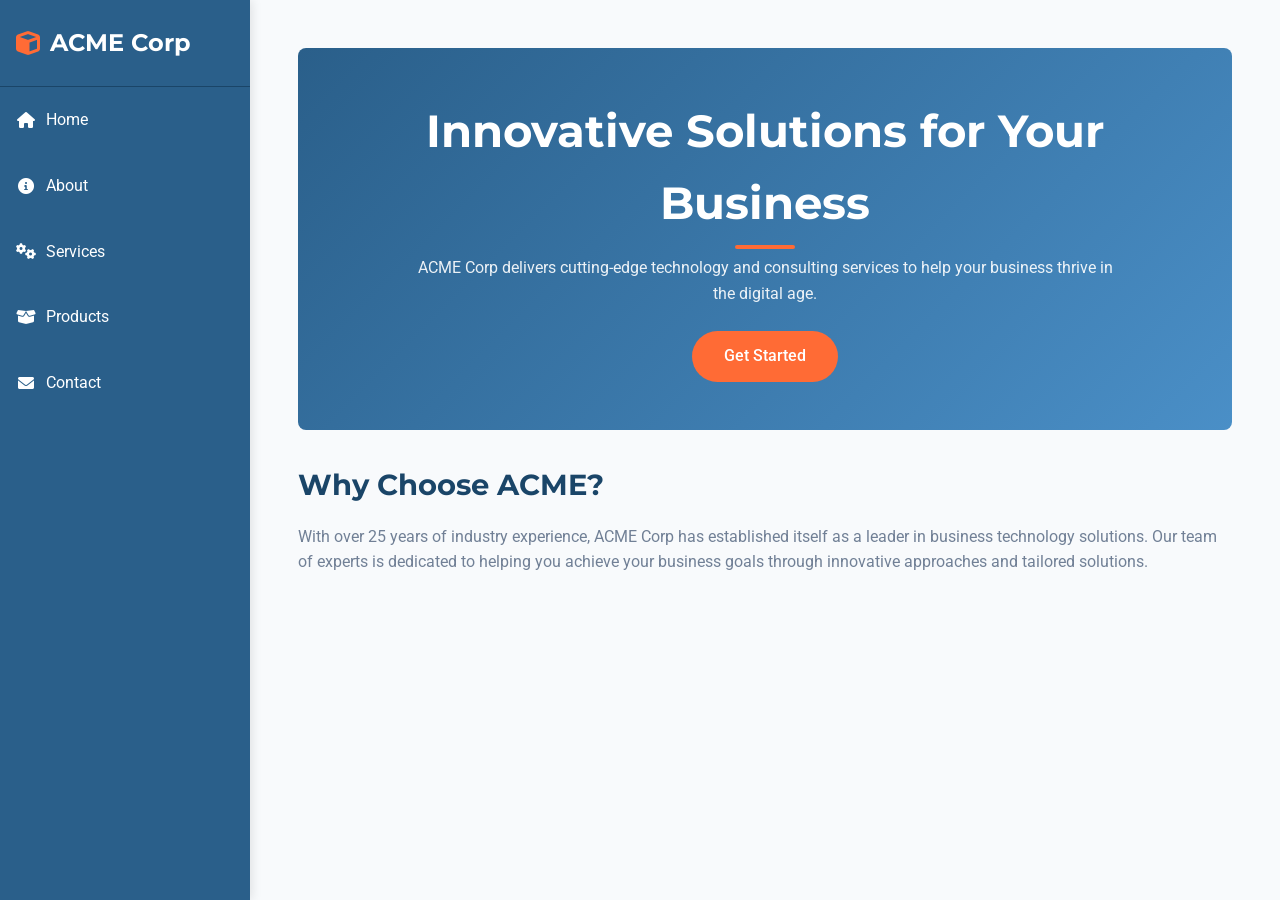
<file: ACME.html>
<!DOCTYPE html>
<html lang="en">
<head>
    <meta charset="UTF-8">
    <meta name="viewport" content="width=device-width, initial-scale=1.0">
    <title>ACME Corp | Innovative Solutions</title>
    <link href="https://fonts.googleapis.com/css2?family=Roboto:wght@300;400;500;700&family=Montserrat:wght@600;700&display=swap" rel="stylesheet">
    <link rel="stylesheet" href="https://cdnjs.cloudflare.com/ajax/libs/font-awesome/6.0.0-beta3/css/all.min.css">
    <style>
        :root {
            --primary: #2a5f8a;
            --primary-dark: #1a4568;
            --primary-light: #4a8fc7;
            --accent: #ff6b35;
            --light: #f8fafc;
            --dark: #2d3748;
            --gray: #718096;
            --light-gray: #e2e8f0;
        }
        
        * { 
            margin: 0; 
            padding: 0; 
            box-sizing: border-box; 
        }
        
        body { 
            font-family: 'Roboto', sans-serif;
            display: flex; 
            flex-direction: column; 
            min-height: 100vh;
            color: var(--dark);
            background-color: var(--light);
            line-height: 1.6;
        }
        
        /* Menu Frame */
        .menu-frame { 
            background: var(--primary);
            color: white; 
            box-shadow: 2px 0 10px rgba(0,0,0,0.1);
            z-index: 10;
        }
        
        .company-logo { 
            font-family: 'Montserrat', sans-serif;
            font-size: 1.5rem; 
            font-weight: 700; 
            padding: 1.5rem 1rem; 
            border-bottom: 1px solid var(--primary-dark);
            display: flex;
            align-items: center;
            gap: 10px;
        }
        
        .company-logo i {
            color: var(--accent);
        }
        
        .menu { 
            display: flex; 
            flex-wrap: wrap;
        }
        
        .menu-item { 
            color: white; 
            text-decoration: none; 
            padding: 1.25rem 1rem; 
            display: flex;
            align-items: center;
            gap: 10px;
            transition: all 0.3s ease;
            position: relative;
            cursor: pointer;
        }
        
        .menu-item:hover { 
            background: var(--primary-dark); 
        }
        
        .menu-item i {
            width: 20px;
            text-align: center;
        }
        
        .menu-item::after {
            content: '';
            position: absolute;
            left: 0;
            bottom: 0;
            width: 0;
            height: 3px;
            background: var(--accent);
            transition: width 0.3s ease;
        }
        
        .menu-item:hover::after {
            width: 100%;
        }
        
        /* Content Frame */
        .content-frame { 
            flex: 1; 
            padding: 2rem;
            background: var(--light);
        }
        
        .content-section { 
            display: none;
            animation: fadeIn 0.5s ease;
        }
        
        #home-content { 
            display: block; 
        }
        
        .radio-input { 
            display: none; 
        }
        
        #home-radio:checked ~ .content-frame #home-content,
        #about-radio:checked ~ .content-frame #about-content,
        #services-radio:checked ~ .content-frame #services-content,
        #products-radio:checked ~ .content-frame #products-content,
        #contact-radio:checked ~ .content-frame #contact-content { 
            display: block; 
        }
        
        /* Content Styling */
        h1 {
            font-family: 'Montserrat', sans-serif;
            font-size: 2.5rem;
            margin-bottom: 1.5rem;
            color: var(--primary);
            position: relative;
            display: inline-block;
        }
        
        h1::after {
            content: '';
            position: absolute;
            bottom: -10px;
            left: 0;
            width: 60px;
            height: 4px;
            background: var(--accent);
            border-radius: 2px;
        }
        
        h2 {
            font-family: 'Montserrat', sans-serif;
            font-size: 1.8rem;
            margin: 1.5rem 0 1rem;
            color: var(--primary-dark);
        }
        
        p {
            margin-bottom: 1rem;
            color: var(--gray);
        }
        
        /* Product Cards */
        .product-card { 
            border: 1px solid var(--light-gray); 
            padding: 1.5rem; 
            border-radius: 8px; 
            background: white;
            box-shadow: 0 2px 5px rgba(0,0,0,0.05);
            transition: all 0.3s ease;
        }
        
        .product-card:hover {
            transform: translateY(-5px);
            box-shadow: 0 5px 15px rgba(0,0,0,0.1);
            border-color: var(--primary-light);
        }
        
        .product-card h3 {
            font-family: 'Montserrat', sans-serif;
            color: var(--primary);
            margin-bottom: 0.5rem;
        }
        
        .product-card p {
            color: var(--gray);
            font-size: 0.9rem;
        }
        
        /* Form Styling */
        form { 
            max-width: 500px; 
            margin-top: 2rem;
            background: white;
            padding: 2rem;
            border-radius: 8px;
            box-shadow: 0 2px 10px rgba(0,0,0,0.05);
        }
        
        input, textarea, button { 
            width: 100%; 
            padding: 0.75rem; 
            margin-bottom: 1rem; 
            border: 1px solid var(--light-gray);
            border-radius: 4px;
            font-family: 'Roboto', sans-serif;
            transition: all 0.3s ease;
        }
        
        input:focus, textarea:focus {
            outline: none;
            border-color: var(--primary-light);
            box-shadow: 0 0 0 3px rgba(42, 95, 138, 0.1);
        }
        
        textarea {
            min-height: 150px;
            resize: vertical;
        }
        
        button { 
            background: var(--primary); 
            color: white; 
            border: none; 
            padding: 0.9rem; 
            cursor: pointer; 
            font-weight: 500;
            text-transform: uppercase;
            letter-spacing: 1px;
            transition: all 0.3s ease;
        }
        
        button:hover { 
            background: var(--primary-dark); 
            transform: translateY(-2px);
            box-shadow: 0 3px 10px rgba(0,0,0,0.1);
        }
        
        /* Contact Info */
        .contact-info {
            display: flex;
            flex-direction: column;
            gap: 1rem;
            margin-bottom: 2rem;
        }
        
        .contact-item {
            display: flex;
            align-items: center;
            gap: 10px;
            color: var(--gray);
        }
        
        .contact-item i {
            color: var(--primary);
            width: 20px;
            text-align: center;
        }
        
        /* Hero Section */
        .hero {
            background: linear-gradient(135deg, var(--primary), var(--primary-light));
            color: white;
            padding: 3rem;
            border-radius: 8px;
            margin-bottom: 2rem;
            text-align: center;
        }
        
        .hero h1 {
            color: white;
            font-size: 2.8rem;
            margin-bottom: 1rem;
        }
        
        .hero h1::after {
            background: var(--accent);
            left: 50%;
            transform: translateX(-50%);
        }
        
        .hero p {
            color: rgba(255,255,255,0.9);
            max-width: 700px;
            margin: 0 auto 1.5rem;
        }
        
        .btn {
            display: inline-block;
            background: var(--accent);
            color: white;
            padding: 0.8rem 2rem;
            border-radius: 50px;
            text-decoration: none;
            font-weight: 500;
            transition: all 0.3s ease;
            border: none;
            cursor: pointer;
        }
        
        .btn:hover {
            background: #e05a2b;
            transform: translateY(-3px);
            box-shadow: 0 5px 15px rgba(0,0,0,0.1);
        }
        
        /* Services */
        .service-card {
            background: white;
            padding: 1.5rem;
            border-radius: 8px;
            margin-bottom: 1.5rem;
            box-shadow: 0 2px 5px rgba(0,0,0,0.05);
            border-left: 4px solid var(--accent);
        }
        
        /* Animations */
        @keyframes fadeIn {
            from { opacity: 0; transform: translateY(20px); }
            to { opacity: 1; transform: translateY(0); }
        }
        
        /* Responsive Design */
        @media (min-width: 768px) {
            body { 
                flex-direction: row; 
            }
            
            .menu-frame { 
                width: 250px; 
                min-height: 100vh;
                position: sticky;
                top: 0;
            }
            
            .menu { 
                flex-direction: column; 
            }
            
            .content-frame {
                padding: 3rem;
            }
            
            .products-grid {
                display: grid; 
                grid-template-columns: repeat(auto-fill, minmax(250px, 1fr)); 
                gap: 1.5rem;
            }
        }
        
        @media (max-width: 767px) {
            .menu-frame {
                position: sticky;
                top: 0;
            }
            
            .menu {
                overflow-x: auto;
                white-space: nowrap;
                padding: 0.5rem 0;
            }
            
            .menu-item {
                display: inline-flex;
            }
            
            h1 {
                font-size: 2rem;
            }
            
            .hero {
                padding: 2rem 1rem;
            }
            
            .hero h1 {
                font-size: 2.2rem;
            }
        }
    </style>
</head>
<body>
    <input type="radio" name="content" id="home-radio" class="radio-input" checked>
    <input type="radio" name="content" id="about-radio" class="radio-input">
    <input type="radio" name="content" id="services-radio" class="radio-input">
    <input type="radio" name="content" id="products-radio" class="radio-input">
    <input type="radio" name="content" id="contact-radio" class="radio-input">
    
    <div class="menu-frame">
        <div class="company-logo">
            <i class="fas fa-cube"></i>
            <span>ACME Corp</span>
        </div>
        <nav class="menu">
            <label for="home-radio" class="menu-item">
                <i class="fas fa-home"></i>
                <span>Home</span>
            </label>
            <label for="about-radio" class="menu-item">
                <i class="fas fa-info-circle"></i>
                <span>About</span>
            </label>
            <label for="services-radio" class="menu-item">
                <i class="fas fa-cogs"></i>
                <span>Services</span>
            </label>
            <label for="products-radio" class="menu-item">
                <i class="fas fa-box-open"></i>
                <span>Products</span>
            </label>
            <label for="contact-radio" class="menu-item">
                <i class="fas fa-envelope"></i>
                <span>Contact</span>
            </label>
        </nav>
    </div>
    
    <div class="content-frame">
        <div id="home-content" class="content-section">
            <div class="hero">
                <h1>Innovative Solutions for Your Business</h1>
                <p>ACME Corp delivers cutting-edge technology and consulting services to help your business thrive in the digital age.</p>
                <label for="contact-radio" class="btn">Get Started</label>
            </div>
            
            <h2>Why Choose ACME?</h2>
            <p>With over 25 years of industry experience, ACME Corp has established itself as a leader in business technology solutions. Our team of experts is dedicated to helping you achieve your business goals through innovative approaches and tailored solutions.</p>
        </div>
        
        <div id="about-content" class="content-section">
            <h1>About ACME Corp</h1>
            <p>Founded in 1995, ACME Corp has grown from a small startup to a global enterprise with over 5,000 employees worldwide. Our mission is to empower businesses through technology and innovation.</p>
            
            <h2>Our History</h2>
            <p>Starting in a garage with just three employees, ACME has consistently pushed the boundaries of what's possible in business technology. Today, we serve clients in over 50 countries across multiple industries.</p>
            
            <h2>Our Values</h2>
            <p>At ACME, we believe in integrity, innovation, and impact. These core values guide everything we do, from product development to customer service.</p>
        </div>
        
        <div id="services-content" class="content-section">
            <h1>Our Services</h1>
            <p>ACME offers a comprehensive suite of services designed to meet your business needs at every stage of growth.</p>
            
            <div class="service-card">
                <h2>Business Consulting</h2>
                <p>Our expert consultants provide strategic advice tailored to your unique business challenges and opportunities. We help you navigate complex decisions and implement effective solutions.</p>
            </div>
            
            <div class="service-card">
                <h2>Technology Implementation</h2>
                <p>From ERP systems to custom software solutions, our implementation services ensure you get the most value from your technology investments with minimal disruption.</p>
            </div>
            
            <div class="service-card">
                <h2>Cloud Solutions</h2>
                <p>Migrate to the cloud with confidence. Our team handles everything from planning to execution, ensuring security, scalability, and performance.</p>
            </div>
        </div>
        
        <div id="products-content" class="content-section">
            <h1>Our Products</h1>
            <p>Discover our range of powerful business solutions designed to streamline operations and drive growth.</p>
            
            <div class="products-grid">
                <div class="product-card">
                    <h3>ACME Enterprise</h3>
                    <p>Comprehensive business management platform for large organizations with advanced analytics and AI capabilities.</p>
                </div>
                <div class="product-card">
                    <h3>ACME Pro</h3>
                    <p>Mid-market solution with all the essential tools for growing businesses.</p>
                </div>
                <div class="product-card">
                    <h3>ACME Lite</h3>
                    <p>Affordable, easy-to-use solution for small businesses and startups.</p>
                </div>
                <div class="product-card">
                    <h3>ACME Analytics</h3>
                    <p>Powerful data visualization and business intelligence tools to drive informed decisions.</p>
                </div>
            </div>
        </div>
        
        <div id="contact-content" class="content-section">
            <h1>Contact Us</h1>
            <p>Reach out to our team for inquiries, support, or to schedule a consultation.</p>
            
            <div class="contact-info">
                <div class="contact-item">
                    <i class="fas fa-phone"></i>
                    <span>+91 7854998757</span>
                </div>
                <div class="contact-item">
                    <i class="fas fa-envelope"></i>
                    <span>amreshbhuyanone@gmail.com</span>
                </div>
                <div class="contact-item">
                    <i class="fas fa-map-marker-alt"></i>
                    <span>123 Business Park, City, Country</span>
                </div>
            </div>
            
            <form>
                <h2>Send Us a Message</h2>
                <input type="text" placeholder="Your Name" required>
                <input type="email" placeholder="Your Email" required>
                <input type="tel" placeholder="Phone Number">
                <textarea placeholder="Your Message" required></textarea>
                <button type="submit">Send Message <i class="fas fa-paper-plane"></i></button>
            </form>
        </div>
    </div>
</body>
</html>
</file>
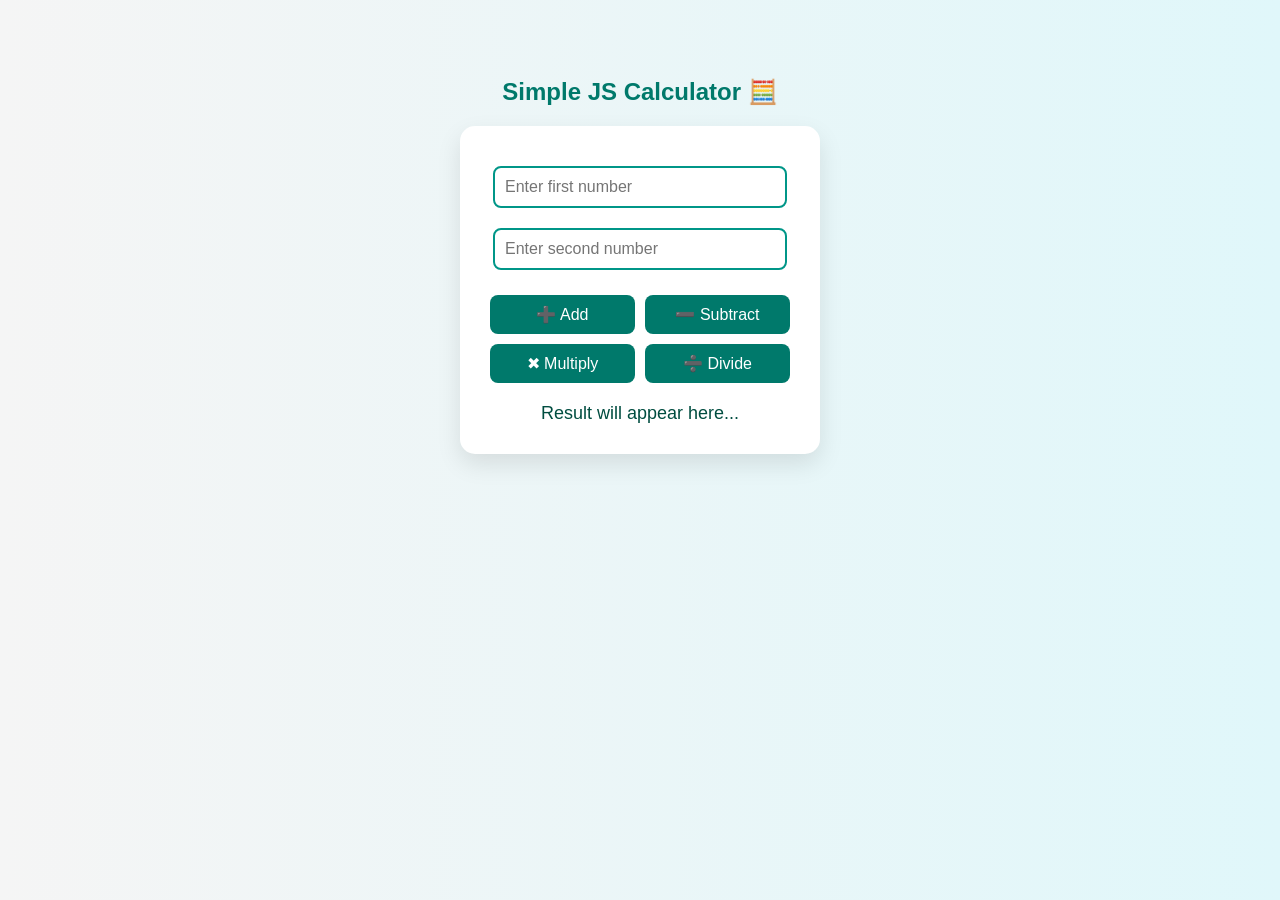
<file: Calculator.html>
<!DOCTYPE html>
<html lang="en">
<head>
  <meta charset="UTF-8">
  <title>Basic Calculator</title>
  <style>
    body {
      font-family: 'Segoe UI', sans-serif;
      background: linear-gradient(to right, #f5f5f5, #e0f7fa);
      display: flex;
      flex-direction: column;
      align-items: center;
      padding: 50px;
    }

    h2 {
      color: #00796b;
    }

    .calculator {
      background-color: #ffffff;
      padding: 30px;
      border-radius: 15px;
      box-shadow: 0 10px 25px rgba(0, 0, 0, 0.1);
      width: 300px;
      text-align: center;
    }

    input[type="number"] {
      width: 90%;
      padding: 10px;
      font-size: 16px;
      margin: 10px 0;
      border: 2px solid #009688;
      border-radius: 8px;
    }

    .buttons {
      display: grid;
      grid-template-columns: 1fr 1fr;
      gap: 10px;
      margin-top: 15px;
    }

    button {
      padding: 10px;
      font-size: 16px;
      background-color: #00796b;
      color: white;
      border: none;
      border-radius: 8px;
      cursor: pointer;
      transition: background 0.3s ease;
    }

    button:hover {
      background-color: #004d40;
    }

    .result {
      margin-top: 20px;
      font-size: 18px;
      color: #004d40;
    }
  </style>
</head>
<body>

  <h2>Simple JS Calculator 🧮</h2>
  <div class="calculator">
    <input type="number" id="num1" placeholder="Enter first number">
    <input type="number" id="num2" placeholder="Enter second number">

    <div class="buttons">
      <button onclick="calculate('add')">➕ Add</button>
      <button onclick="calculate('sub')">➖ Subtract</button>
      <button onclick="calculate('mul')">✖ Multiply</button>
      <button onclick="calculate('div')">➗ Divide</button>
    </div>

    <div class="result" id="result">Result will appear here...</div>
  </div>

  <script>
    function calculate(operation) {
      const num1 = parseFloat(document.getElementById("num1").value);
      const num2 = parseFloat(document.getElementById("num2").value);
      const resultBox = document.getElementById("result");

      if (isNaN(num1) || isNaN(num2)) {
        resultBox.innerText = "❌ Please enter valid numbers.";
        return;
      }

      let result;

      switch (operation) {
        case 'add':
          result = num1 + num2;
          resultBox.innerText = `✅ ${num1} + ${num2} = ${result}`;
          break;
        case 'sub':
          result = num1 - num2;
          resultBox.innerText = `✅ ${num1} - ${num2} = ${result}`;
          break;
        case 'mul':
          result = num1 * num2;
          resultBox.innerText = `✅ ${num1} × ${num2} = ${result}`;
          break;
        case 'div':
          if (num2 === 0) {
            resultBox.innerText = "❌ Cannot divide by zero!";
          } else {
            result = num1 / num2;
            resultBox.innerText = `✅ ${num1} ÷ ${num2} = ${result}`;
          }
          break;
      }
    }
  </script>

</body>
</html>
</file>
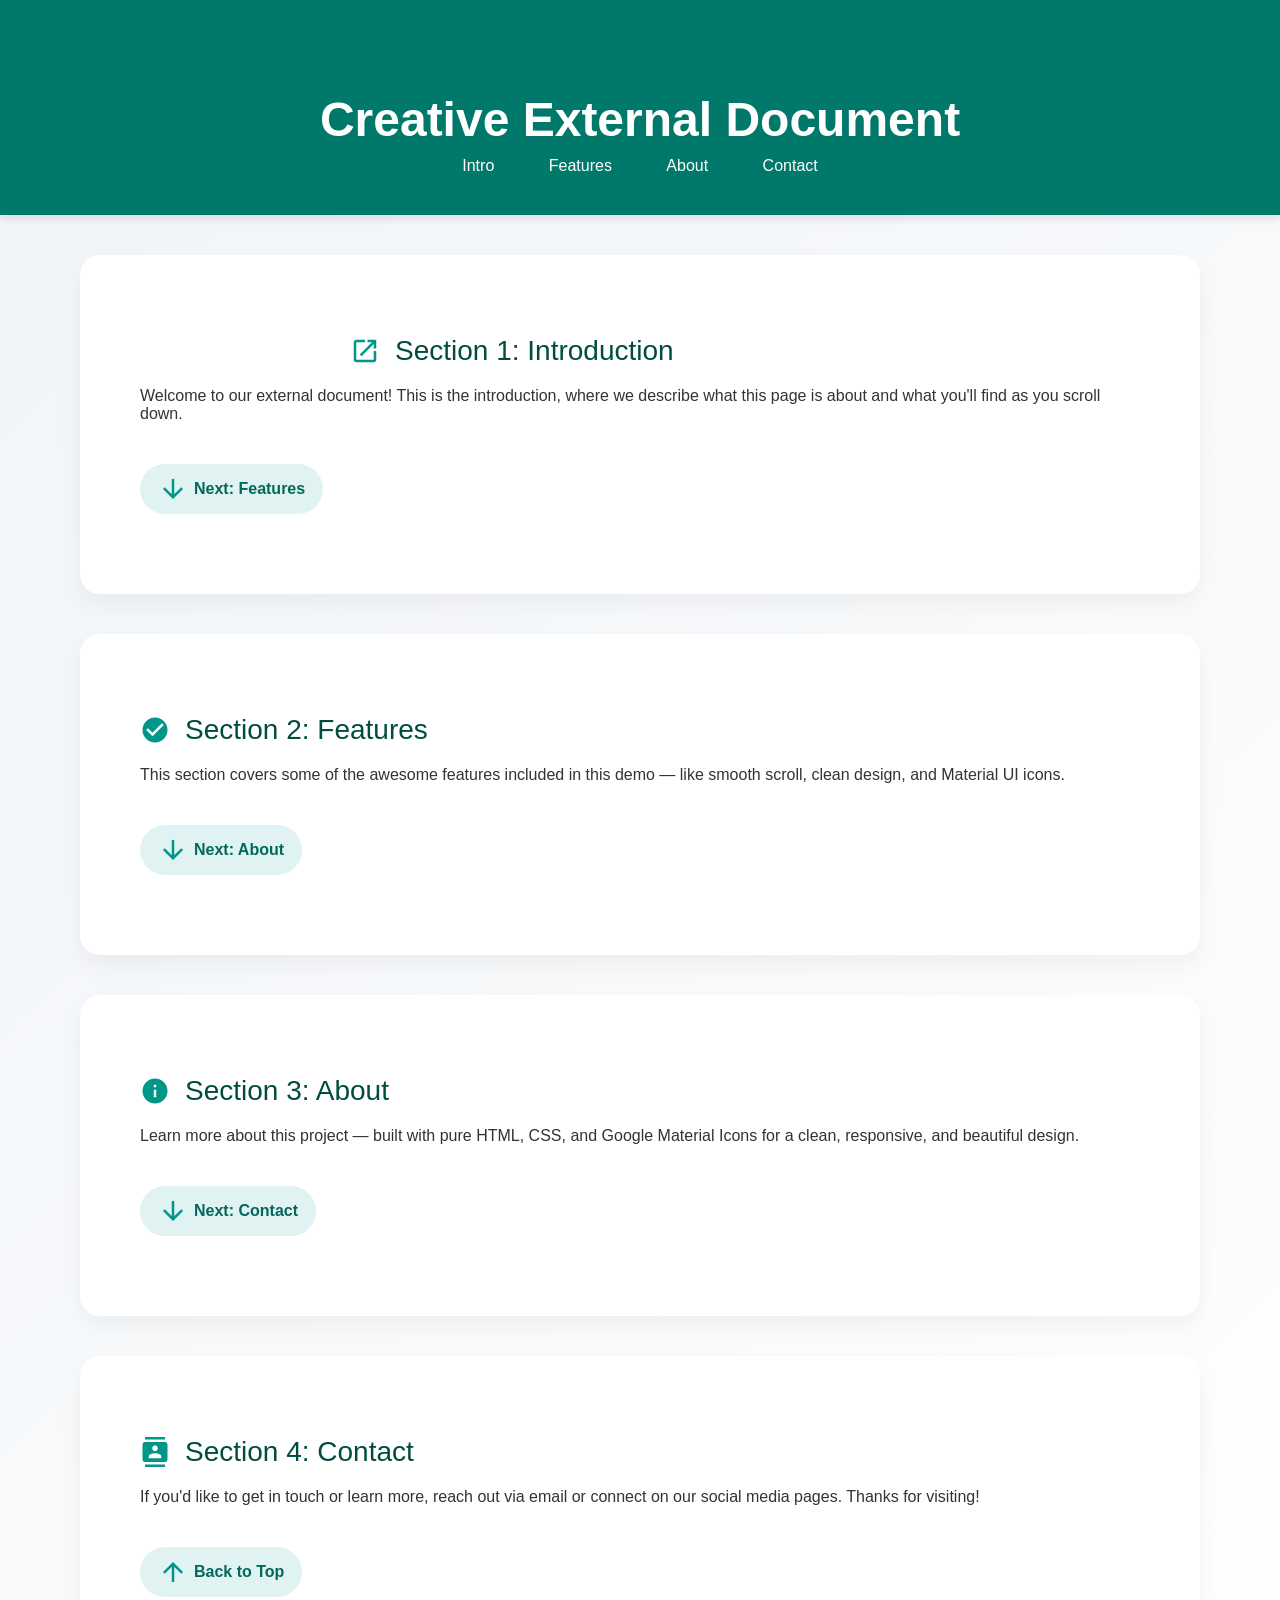
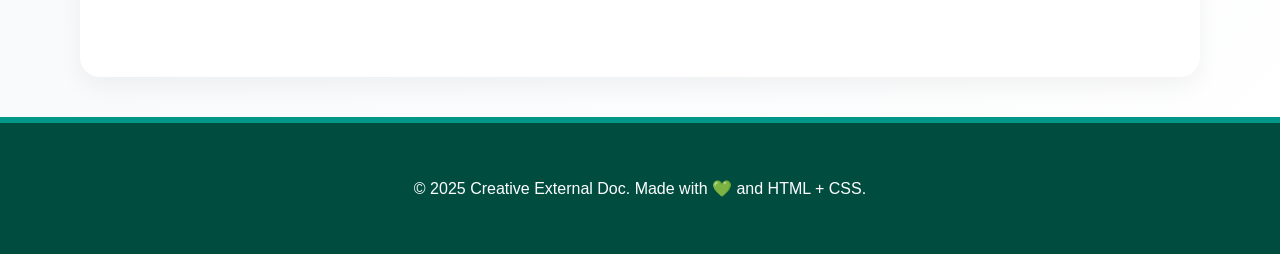
<file: external.html>
<!DOCTYPE html>
<html lang="en">
<head>
  <meta charset="UTF-8" />
  <title>Creative External Document</title>
  <link href="https://fonts.googleapis.com/icon?family=Material+Icons" rel="stylesheet">
  <style>
    html {
      scroll-behavior: smooth;
    }

    body {
      font-family: 'Segoe UI', sans-serif;
      background: linear-gradient(135deg, #f0f4f8, #ffffff);
      margin: 0;
      padding: 0;
      color: #333;
    }

    header {
      text-align: center;
      padding: 60px 20px 40px;
      background-color: #00796b;
      color: #fff;
      position: sticky;
      top: 0;
      z-index: 10;
      box-shadow: 0 4px 8px rgba(0, 0, 0, 0.1);
    }

    header h1 {
      font-size: 3rem;
      margin-bottom: 10px;
    }

    nav {
      margin-top: 10px;
    }

    nav a {
      text-decoration: none;
      color: #ffffff;
      font-weight: 500;
      margin: 0 15px;
      padding: 10px;
      border-radius: 20px;
      transition: background 0.3s;
    }

    nav a:hover {
      background-color: rgba(255, 255, 255, 0.2);
    }

    section {
      padding: 80px 60px;
      margin: 40px auto;
      max-width: 1000px;
      background-color: #fff;
      border-radius: 20px;
      box-shadow: 0 10px 25px rgba(0, 0, 0, 0.05);
      transition: transform 0.3s;
    }

    section:hover {
      transform: translateY(-5px);
    }

    .section-header {
      display: flex;
      align-items: center;
      gap: 15px;
      font-size: 28px;
      margin-bottom: 20px;
      color: #004d40;
    }

    .material-icons {
      font-size: 30px;
      color: #009688;
    }

    .jump-link {
      display: inline-flex;
      align-items: center;
      gap: 6px;
      text-decoration: none;
      font-weight: bold;
      color: #00695c;
      background: #e0f2f1;
      padding: 10px 18px;
      border-radius: 30px;
      margin-top: 25px;
      transition: all 0.3s ease;
    }

    .jump-link:hover {
      background: #b2dfdb;
      transform: scale(1.05);
    }

    footer {
      text-align: center;
      padding: 40px;
      background-color: #004d40;
      color: #fff;
      border-top: 6px solid #009688;
    }
  </style>
</head>
<body>

  <header>
    <h1>Creative External Document</h1>
    <nav>
      <a href="#section1">Intro</a>
      <a href="#section2">Features</a>
      <a href="#section3">About</a>
      <a href="#section4">Contact</a>
    </nav>
  </header>

  <section id="section1">
    <div class="section-header">
      <span class="material-icons">rocket_launch</span> Section 1: Introduction
    </div>
    <p>Welcome to our external document! This is the introduction, where we describe what this page is about and what you'll find as you scroll down.</p>
    <a class="jump-link" href="#section2">
      <span class="material-icons">arrow_downward</span> Next: Features
    </a>
  </section>

  <section id="section2">
    <div class="section-header">
      <span class="material-icons">check_circle</span> Section 2: Features
    </div>
    <p>This section covers some of the awesome features included in this demo — like smooth scroll, clean design, and Material UI icons.</p>
    <a class="jump-link" href="#section3">
      <span class="material-icons">arrow_downward</span> Next: About
    </a>
  </section>

  <section id="section3">
    <div class="section-header">
      <span class="material-icons">info</span> Section 3: About
    </div>
    <p>Learn more about this project — built with pure HTML, CSS, and Google Material Icons for a clean, responsive, and beautiful design.</p>
    <a class="jump-link" href="#section4">
      <span class="material-icons">arrow_downward</span> Next: Contact
    </a>
  </section>

  <section id="section4">
    <div class="section-header">
      <span class="material-icons">contacts</span> Section 4: Contact
    </div>
    <p>If you'd like to get in touch or learn more, reach out via email or connect on our social media pages. Thanks for visiting!</p>
    <a class="jump-link" href="#section1">
      <span class="material-icons">arrow_upward</span> Back to Top
    </a>
  </section>

  <footer>
    <p>&copy; 2025 Creative External Doc. Made with 💚 and HTML + CSS.</p>
  </footer>

</body>
</html>
</file>
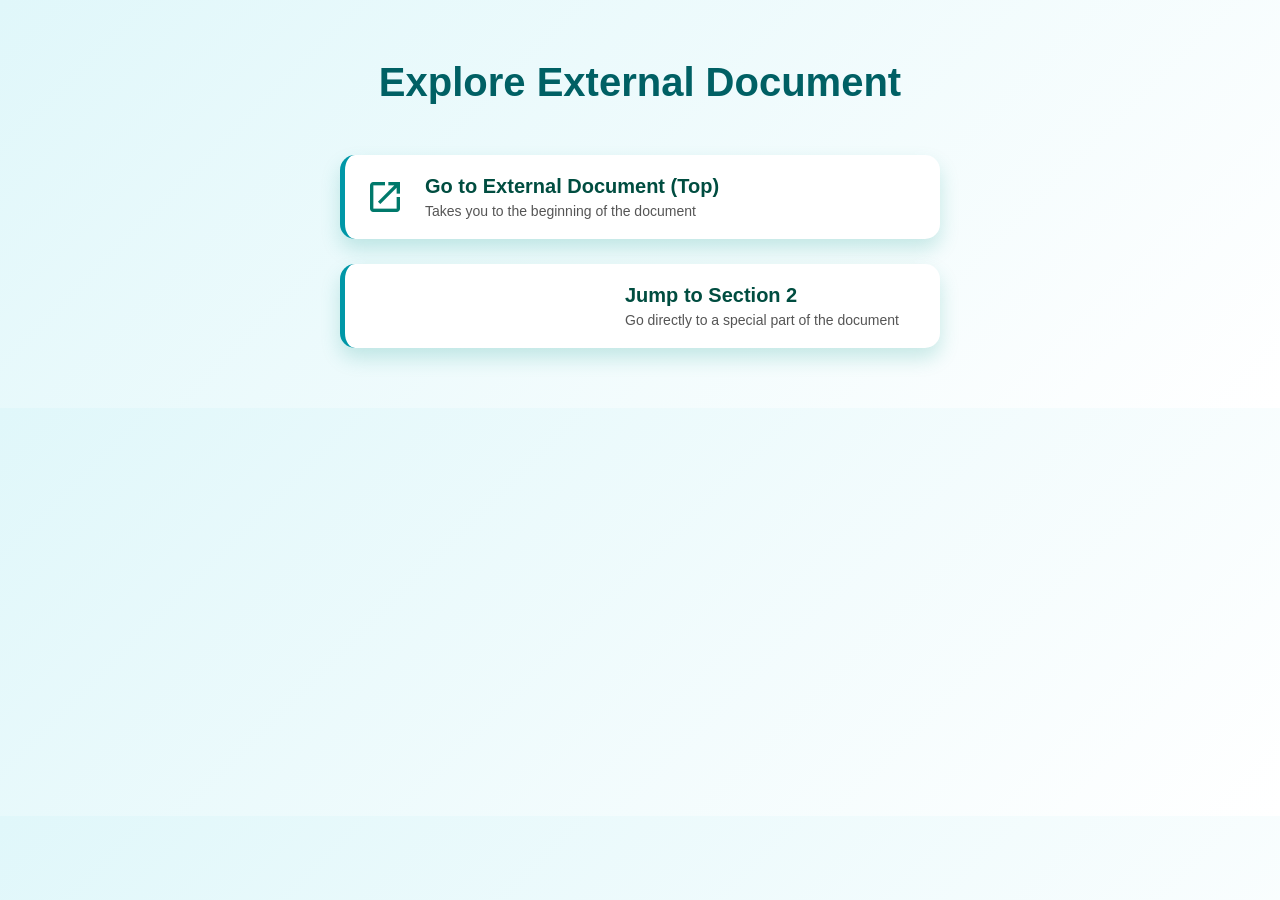
<file: ExternalDocument.html>
<!DOCTYPE html>
<html lang="en">
<head>
  <meta charset="UTF-8" />
  <title>Creative Main Page</title>
  <link href="https://fonts.googleapis.com/icon?family=Material+Icons" rel="stylesheet">
  <style>
    * {
      margin: 0;
      padding: 0;
      box-sizing: border-box;
    }

    body {
      font-family: 'Segoe UI', sans-serif;
      background: linear-gradient(135deg, #e0f7fa, #ffffff);
      padding: 60px;
    }

    h1 {
      text-align: center;
      margin-bottom: 50px;
      color: #006064;
      font-size: 2.5rem;
    }

    .card-container {
      display: flex;
      flex-direction: column;
      gap: 25px;
      max-width: 600px;
      margin: auto;
    }

    .link-card {
      display: flex;
      align-items: center;
      gap: 20px;
      background: #ffffff;
      border-left: 5px solid #0097a7;
      padding: 20px;
      border-radius: 15px;
      box-shadow: 0 10px 20px rgba(0, 150, 136, 0.2);
      transition: all 0.3s ease;
      cursor: pointer;
      position: relative;
      overflow: hidden;
    }

    .link-card:hover {
      transform: scale(1.02);
      background: linear-gradient(120deg, #e0f2f1, #ffffff);
      box-shadow: 0 12px 25px rgba(0, 150, 136, 0.3);
    }

    .material-icons {
      font-size: 40px;
      color: #00796b;
    }

    .link-content {
      display: flex;
      flex-direction: column;
    }

    .link-content a {
      text-decoration: none;
      font-size: 20px;
      color: #004d40;
      font-weight: 600;
      transition: color 0.3s;
    }

    .link-content a:hover {
      color: #00796b;
    }

    .description {
      font-size: 14px;
      color: #555;
      margin-top: 5px;
    }
  </style>
</head>
<body>

  <h1>Explore External Document</h1>

  <div class="card-container">

    <div class="link-card">
      <span class="material-icons">launch</span>
      <div class="link-content">
        <a href="external.html" target="_blank">Go to External Document (Top)</a>
        <div class="description">Takes you to the beginning of the document</div>
      </div>
    </div>

    <div class="link-card">
      <span class="material-icons">anchor</span>
      <div class="link-content">
        <a href="external.html#section2" target="_blank">Jump to Section 2</a>
        <div class="description">Go directly to a special part of the document</div>
      </div>
    </div>

  </div>

</body>
</html>
</file>
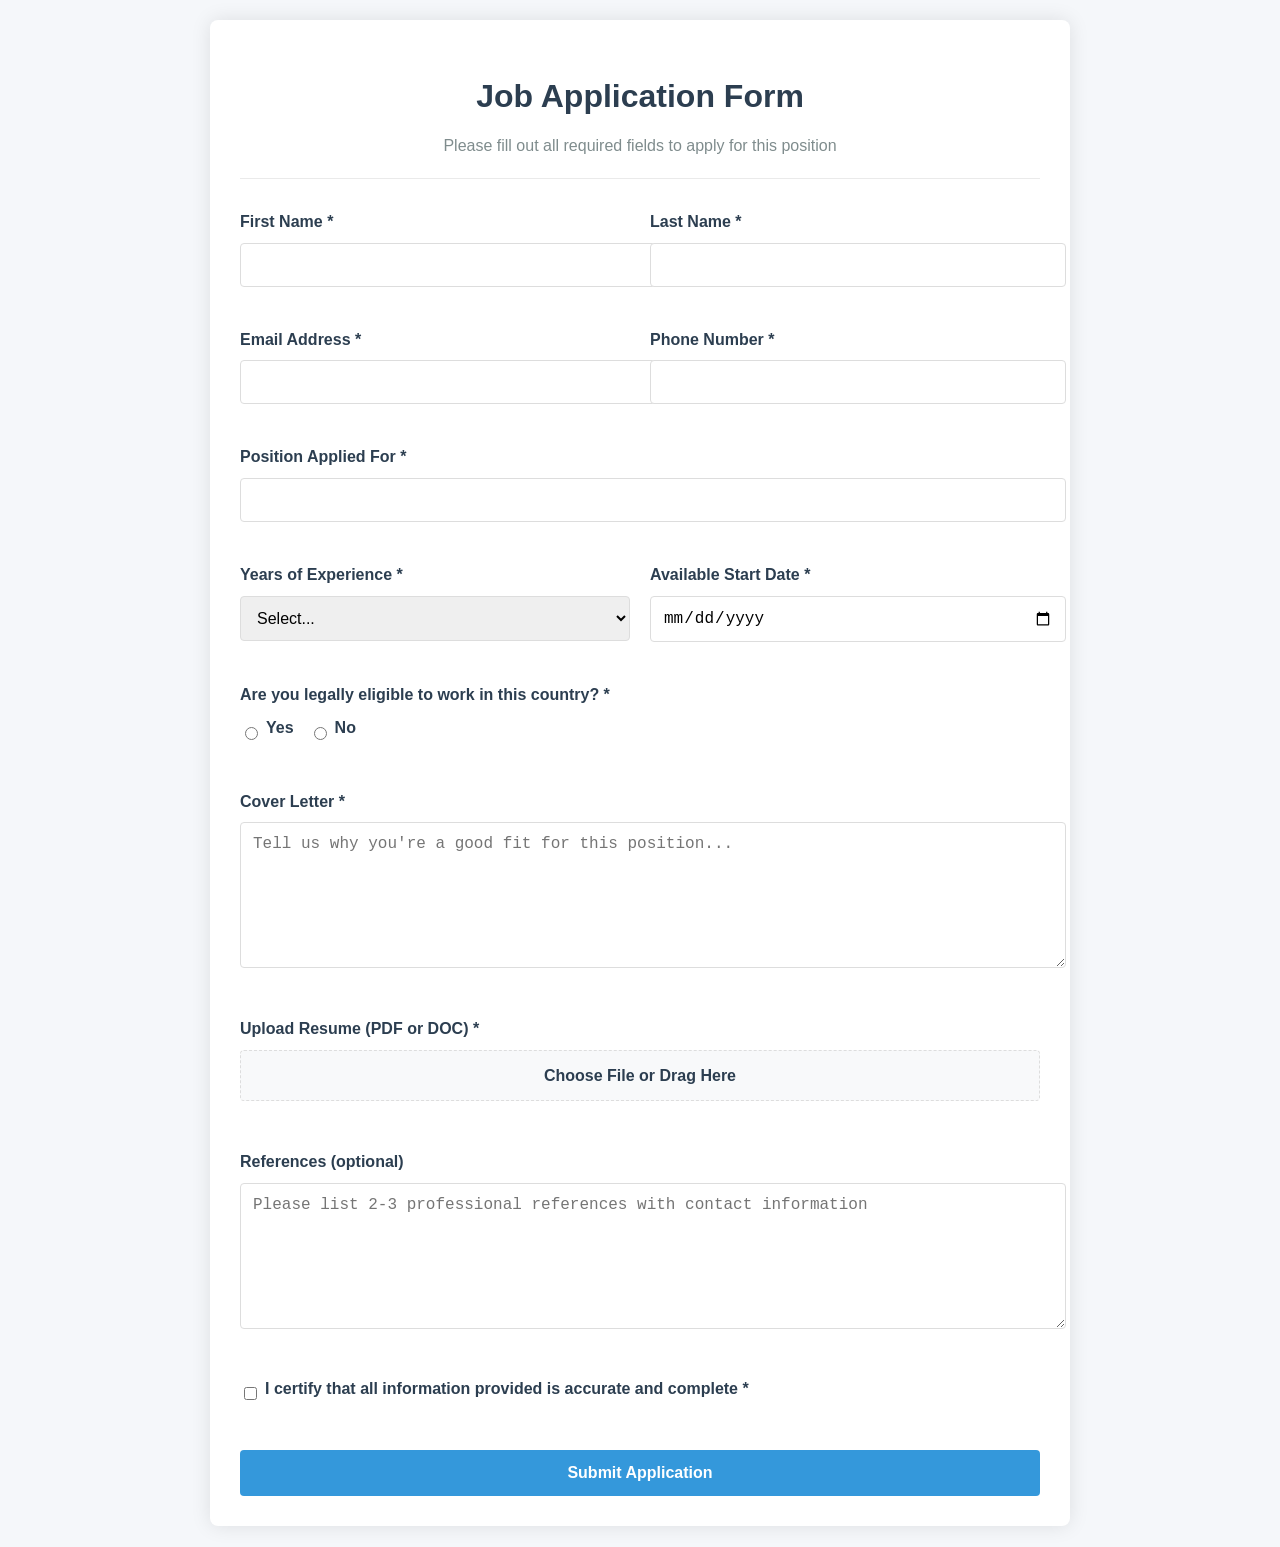
<file: JobApplication.html>
<!DOCTYPE html>
<html lang="en">
<head>
    <meta charset="UTF-8">
    <meta name="viewport" content="width=device-width, initial-scale=1.0">
    <title>Job Application Form</title>
    <style>
        /* Base Styles */
        body {
            font-family: 'Segoe UI', Tahoma, Geneva, Verdana, sans-serif;
            line-height: 1.6;
            color: #333;
            background-color: #f5f7fa;
            margin: 0;
            padding: 20px;
        }
        
        .container {
            max-width: 800px;
            margin: 0 auto;
            background: white;
            border-radius: 8px;
            box-shadow: 0 0 20px rgba(0, 0, 0, 0.1);
            padding: 30px;
        }
        
        /* Header Styles */
        .form-header {
            text-align: center;
            margin-bottom: 30px;
            padding-bottom: 20px;
            border-bottom: 1px solid #eaeaea;
        }
        
        .form-header h1 {
            color: #2c3e50;
            margin-bottom: 10px;
        }
        
        .form-header p {
            color: #7f8c8d;
            margin: 0;
        }
        
        /* Form Styles */
        .application-form {
            display: grid;
            grid-template-columns: 1fr 1fr;
            gap: 20px;
        }
        
        .form-group {
            margin-bottom: 20px;
        }
        
        .full-width {
            grid-column: span 2;
        }
        
        label {
            display: block;
            margin-bottom: 8px;
            font-weight: 600;
            color: #2c3e50;
        }
        
        input[type="text"],
        input[type="email"],
        input[type="tel"],
        input[type="date"],
        select,
        textarea {
            width: 100%;
            padding: 12px;
            border: 1px solid #ddd;
            border-radius: 4px;
            font-size: 16px;
            transition: border 0.3s ease;
        }
        
        input:focus,
        select:focus,
        textarea:focus {
            border-color: #3498db;
            outline: none;
            box-shadow: 0 0 5px rgba(52, 152, 219, 0.3);
        }
        
        textarea {
            min-height: 120px;
            resize: vertical;
        }
        
        /* Radio & Checkbox Styles */
        .radio-group, .checkbox-group {
            display: flex;
            align-items: center;
            gap: 15px;
        }
        
        .radio-option, .checkbox-option {
            display: flex;
            align-items: center;
        }
        
        .radio-option input, .checkbox-option input {
            margin-right: 8px;
        }
        
        /* File Upload */
        .file-upload {
            display: flex;
            flex-direction: column;
        }
        
        .file-upload-label {
            display: inline-block;
            padding: 12px;
            background: #f8f9fa;
            border: 1px dashed #ddd;
            border-radius: 4px;
            text-align: center;
            cursor: pointer;
            transition: all 0.3s ease;
        }
        
        .file-upload-label:hover {
            background: #e9ecef;
            border-color: #3498db;
        }
        
        /* Submit Button */
        .submit-btn {
            grid-column: span 2;
            background: #3498db;
            color: white;
            border: none;
            padding: 14px;
            font-size: 16px;
            font-weight: 600;
            border-radius: 4px;
            cursor: pointer;
            transition: background 0.3s ease;
        }
        
        .submit-btn:hover {
            background: #2980b9;
        }
        
        /* Responsive Design */
        @media (max-width: 768px) {
            .application-form {
                grid-template-columns: 1fr;
            }
            
            .full-width, .submit-btn {
                grid-column: span 1;
            }
        }
    </style>
</head>
<body>
    <div class="container">
        <div class="form-header">
            <h1>Job Application Form</h1>
            <p>Please fill out all required fields to apply for this position</p>
        </div>
        
        <form class="application-form">
            <!-- Personal Information -->
            <div class="form-group">
                <label for="first-name">First Name *</label>
                <input type="text" id="first-name" name="first-name" required>
            </div>
            
            <div class="form-group">
                <label for="last-name">Last Name *</label>
                <input type="text" id="last-name" name="last-name" required>
            </div>
            
            <div class="form-group">
                <label for="email">Email Address *</label>
                <input type="email" id="email" name="email" required>
            </div>
            
            <div class="form-group">
                <label for="phone">Phone Number *</label>
                <input type="tel" id="phone" name="phone" required>
            </div>
            
            <!-- Professional Information -->
            <div class="form-group full-width">
                <label for="position">Position Applied For *</label>
                <input type="text" id="position" name="position" required>
            </div>
            
            <div class="form-group">
                <label for="experience">Years of Experience *</label>
                <select id="experience" name="experience" required>
                    <option value="">Select...</option>
                    <option value="0-2">0-2 years</option>
                    <option value="3-5">3-5 years</option>
                    <option value="6-10">6-10 years</option>
                    <option value="10+">10+ years</option>
                </select>
            </div>
            
            <div class="form-group">
                <label for="availability">Available Start Date *</label>
                <input type="date" id="availability" name="availability" required>
            </div>
            
            <!-- Employment Eligibility -->
            <div class="form-group full-width">
                <label>Are you legally eligible to work in this country? *</label>
                <div class="radio-group">
                    <div class="radio-option">
                        <input type="radio" id="eligible-yes" name="eligible" value="yes" required>
                        <label for="eligible-yes">Yes</label>
                    </div>
                    <div class="radio-option">
                        <input type="radio" id="eligible-no" name="eligible" value="no">
                        <label for="eligible-no">No</label>
                    </div>
                </div>
            </div>
            
            <!-- Cover Letter -->
            <div class="form-group full-width">
                <label for="cover-letter">Cover Letter *</label>
                <textarea id="cover-letter" name="cover-letter" placeholder="Tell us why you're a good fit for this position..." required></textarea>
            </div>
            
            <!-- Resume Upload -->
            <div class="form-group full-width">
                <label for="resume">Upload Resume (PDF or DOC) *</label>
                <div class="file-upload">
                    <label for="resume" class="file-upload-label">Choose File or Drag Here</label>
                    <input type="file" id="resume" name="resume" accept=".pdf,.doc,.docx" required style="display: none;">
                </div>
            </div>
            
            <!-- References -->
            <div class="form-group full-width">
                <label>References (optional)</label>
                <textarea id="references" name="references" placeholder="Please list 2-3 professional references with contact information"></textarea>
            </div>
            
            <!-- Terms -->
            <div class="form-group full-width">
                <div class="checkbox-option">
                    <input type="checkbox" id="terms" name="terms" required>
                    <label for="terms">I certify that all information provided is accurate and complete *</label>
                </div>
            </div>
            
            <!-- Submit Button -->
            <button type="submit" class="submit-btn">Submit Application</button>
        </form>
    </div>
</body>
</html>
</file>
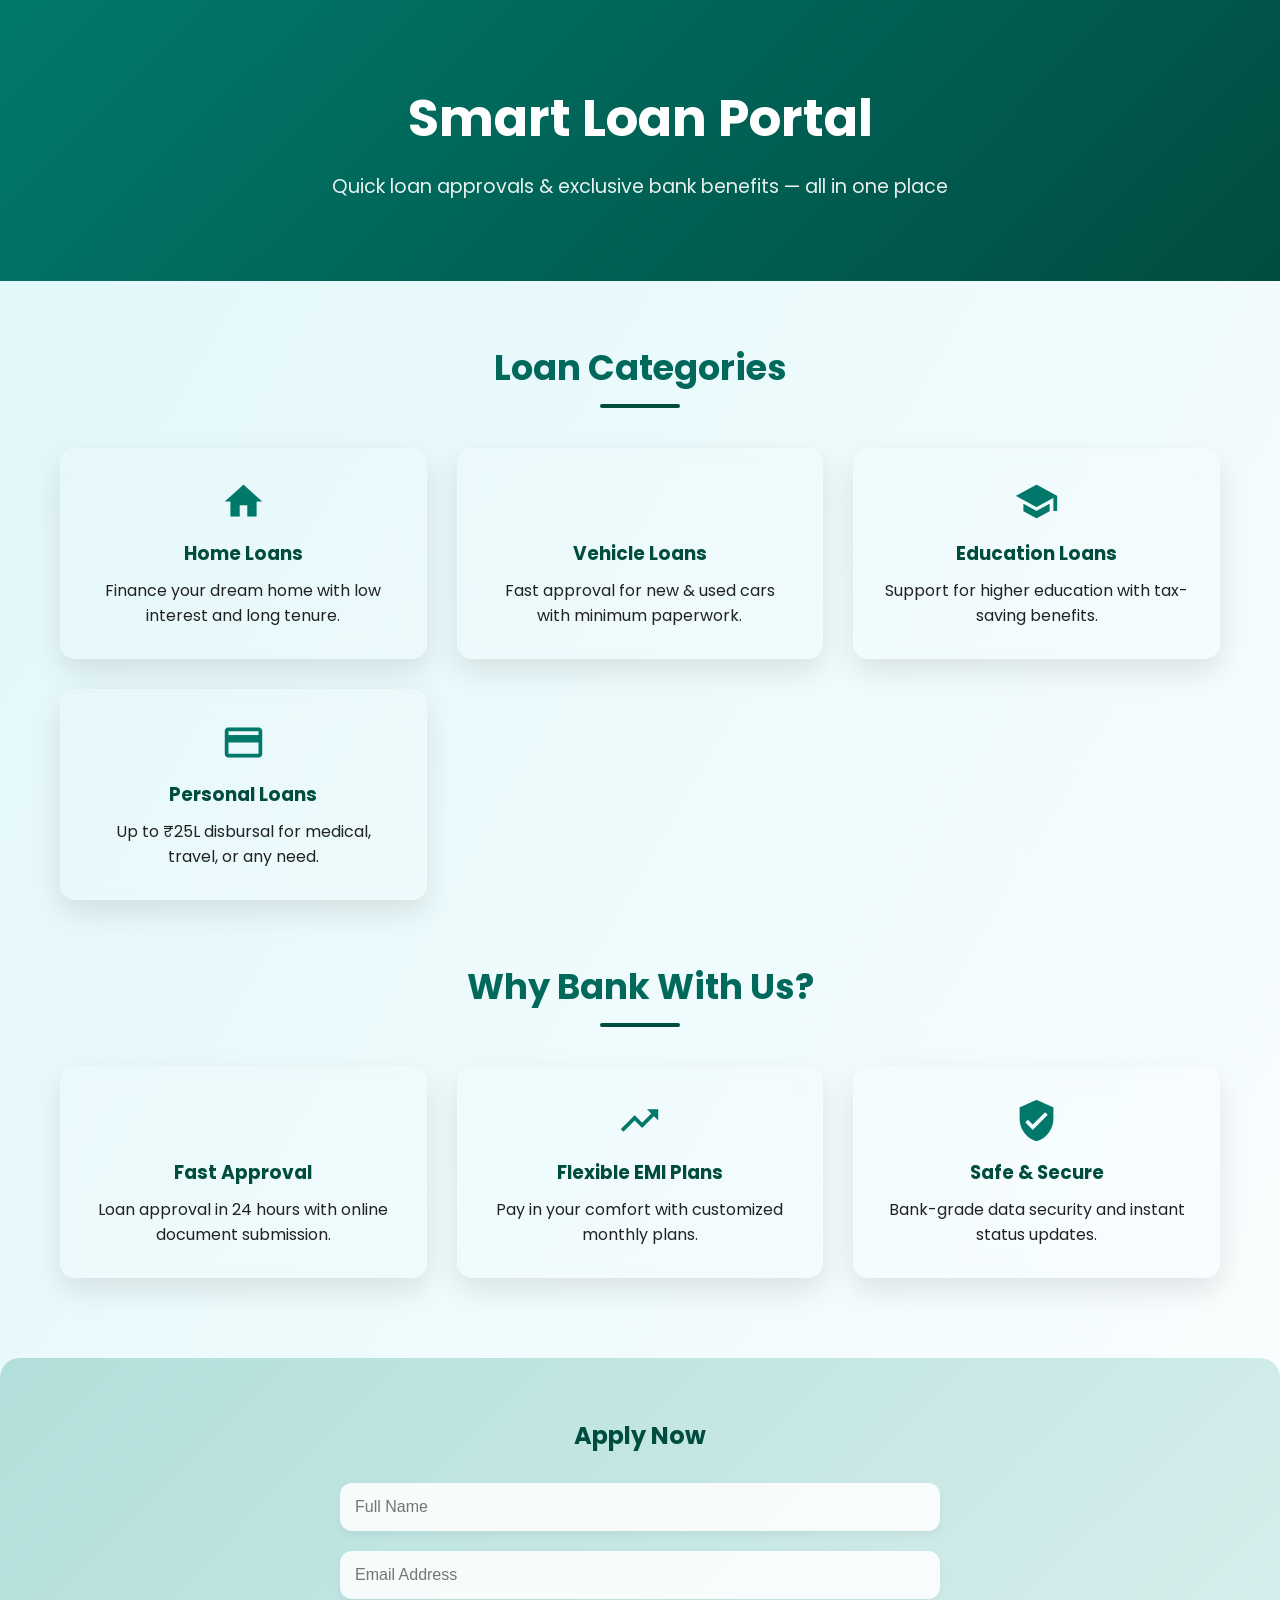
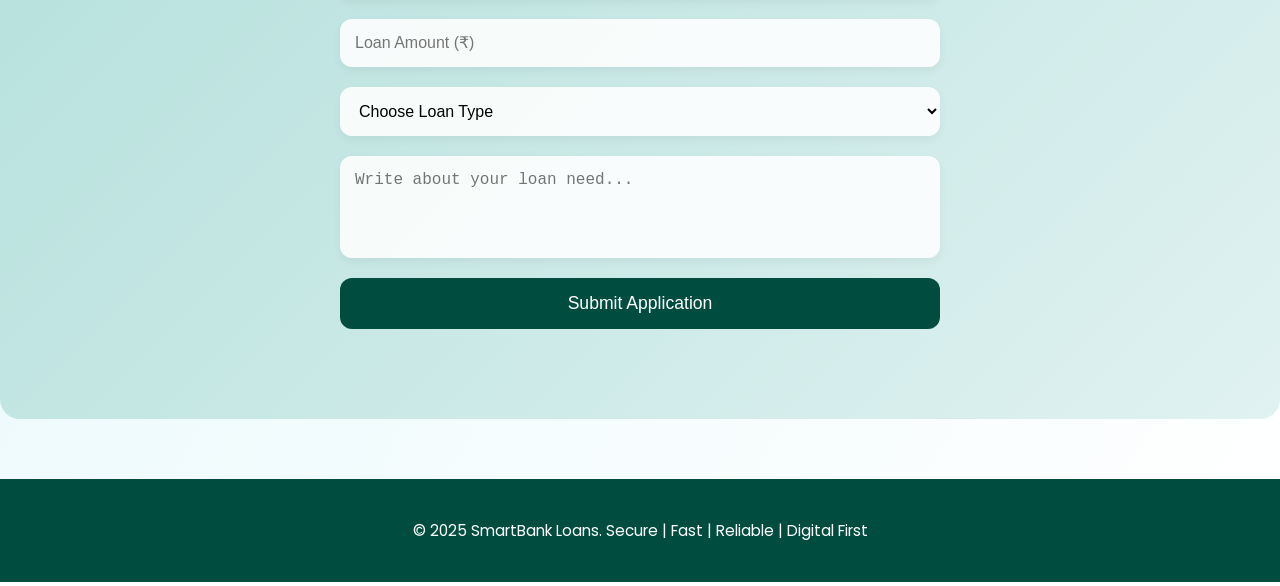
<file: loan-app.html>
<!DOCTYPE html>
<html lang="en">
<head>
  <meta charset="UTF-8" />
  <meta name="viewport" content="width=device-width, initial-scale=1.0"/>
  <title>Smart Loan Portal</title>
  <link href="https://fonts.googleapis.com/icon?family=Material+Icons" rel="stylesheet">
  <link href="https://fonts.googleapis.com/css2?family=Poppins:wght@400;600&display=swap" rel="stylesheet">
  <style>
    * {
      box-sizing: border-box;
      margin: 0;
      padding: 0;
    }

    body {
      font-family: 'Poppins', sans-serif;
      background: linear-gradient(120deg, #e0f7fa, #ffffff);
      color: #222;
    }

    header {
      background: linear-gradient(135deg, #00796b, #004d40);
      color: #fff;
      text-align: center;
      padding: 80px 20px;
    }

    header h1 {
      font-size: 3.2rem;
      margin-bottom: 15px;
    }

    header p {
      font-size: 1.2rem;
      opacity: 0.9;
    }

    .section {
      max-width: 1200px;
      margin: 60px auto;
      padding: 0 20px;
    }

    .section h2 {
      text-align: center;
      font-size: 2.2rem;
      margin-bottom: 40px;
      color: #00695c;
      position: relative;
    }

    .section h2::after {
      content: '';
      height: 4px;
      width: 80px;
      background: #004d40;
      display: block;
      margin: 10px auto 0;
      border-radius: 5px;
    }

    .cards {
      display: grid;
      grid-template-columns: repeat(auto-fit, minmax(280px, 1fr));
      gap: 30px;
    }

    .card {
      background: rgba(255, 255, 255, 0.1);
      backdrop-filter: blur(10px);
      border-radius: 15px;
      padding: 30px;
      box-shadow: 0 12px 30px rgba(0,0,0,0.1);
      transition: transform 0.3s ease, box-shadow 0.3s ease;
      border: 1px solid rgba(255,255,255,0.2);
      text-align: center;
    }

    .card:hover {
      transform: translateY(-10px);
      box-shadow: 0 18px 35px rgba(0,0,0,0.15);
    }

    .material-icons {
      font-size: 45px;
      color: #00796b;
      margin-bottom: 15px;
    }

    .card h3 {
      margin-bottom: 10px;
      color: #004d40;
    }

    .apply-section {
      background: linear-gradient(135deg, #b2dfdb, #e0f2f1);
      padding: 60px 20px;
      border-radius: 20px;
      text-align: center;
      margin-top: 80px;
    }

    .apply-section h2 {
      color: #004d40;
    }

    form {
      max-width: 600px;
      margin: 30px auto;
      display: grid;
      gap: 20px;
    }

    input, select, textarea {
      padding: 15px;
      border-radius: 12px;
      border: none;
      background: #ffffffdd;
      box-shadow: 0 4px 10px rgba(0,0,0,0.05);
      font-size: 1rem;
    }

    textarea {
      resize: none;
    }

    button {
      padding: 15px;
      background: #004d40;
      color: white;
      font-size: 1.1rem;
      border-radius: 12px;
      cursor: pointer;
      border: none;
      transition: background 0.3s, transform 0.2s;
    }

    button:hover {
      background: #00695c;
      transform: scale(1.05);
    }

    footer {
      background-color: #004d40;
      color: white;
      text-align: center;
      padding: 40px 20px;
      margin-top: 60px;
    }

    footer p {
      font-size: 0.95rem;
    }

    @media (max-width: 600px) {
      header h1 {
        font-size: 2rem;
      }

      .apply-section {
        padding: 30px 15px;
      }
    }
  </style>
</head>
<body>

  <header>
    <h1>Smart Loan Portal</h1>
    <p>Quick loan approvals & exclusive bank benefits — all in one place</p>
  </header>

  <section class="section">
    <h2>Loan Categories</h2>
    <div class="cards">
      <div class="card">
        <span class="material-icons">home</span>
        <h3>Home Loans</h3>
        <p>Finance your dream home with low interest and long tenure.</p>
      </div>
      <div class="card">
        <span class="material-icons">commute</span>
        <h3>Vehicle Loans</h3>
        <p>Fast approval for new & used cars with minimum paperwork.</p>
      </div>
      <div class="card">
        <span class="material-icons">school</span>
        <h3>Education Loans</h3>
        <p>Support for higher education with tax-saving benefits.</p>
      </div>
      <div class="card">
        <span class="material-icons">credit_card</span>
        <h3>Personal Loans</h3>
        <p>Up to ₹25L disbursal for medical, travel, or any need.</p>
      </div>
    </div>
  </section>

  <section class="section">
    <h2>Why Bank With Us?</h2>
    <div class="cards">
      <div class="card">
        <span class="material-icons">bolt</span>
        <h3>Fast Approval</h3>
        <p>Loan approval in 24 hours with online document submission.</p>
      </div>
      <div class="card">
        <span class="material-icons">trending_up</span>
        <h3>Flexible EMI Plans</h3>
        <p>Pay in your comfort with customized monthly plans.</p>
      </div>
      <div class="card">
        <span class="material-icons">verified_user</span>
        <h3>Safe & Secure</h3>
        <p>Bank-grade data security and instant status updates.</p>
      </div>
    </div>
  </section>

  <section class="apply-section">
    <h2>Apply Now</h2>
    <form>
      <input type="text" placeholder="Full Name" required />
      <input type="email" placeholder="Email Address" required />
      <input type="number" placeholder="Loan Amount (₹)" required />
      <select required>
        <option value="">Choose Loan Type</option>
        <option value="home">Home Loan</option>
        <option value="vehicle">Vehicle Loan</option>
        <option value="education">Education Loan</option>
        <option value="personal">Personal Loan</option>
      </select>
      <textarea rows="4" placeholder="Write about your loan need..."></textarea>
      <button type="submit">Submit Application</button>
    </form>
  </section>

  <footer>
    <p>&copy; 2025 SmartBank Loans. Secure | Fast | Reliable | Digital First</p>
  </footer>

</body>
</html>
</file>
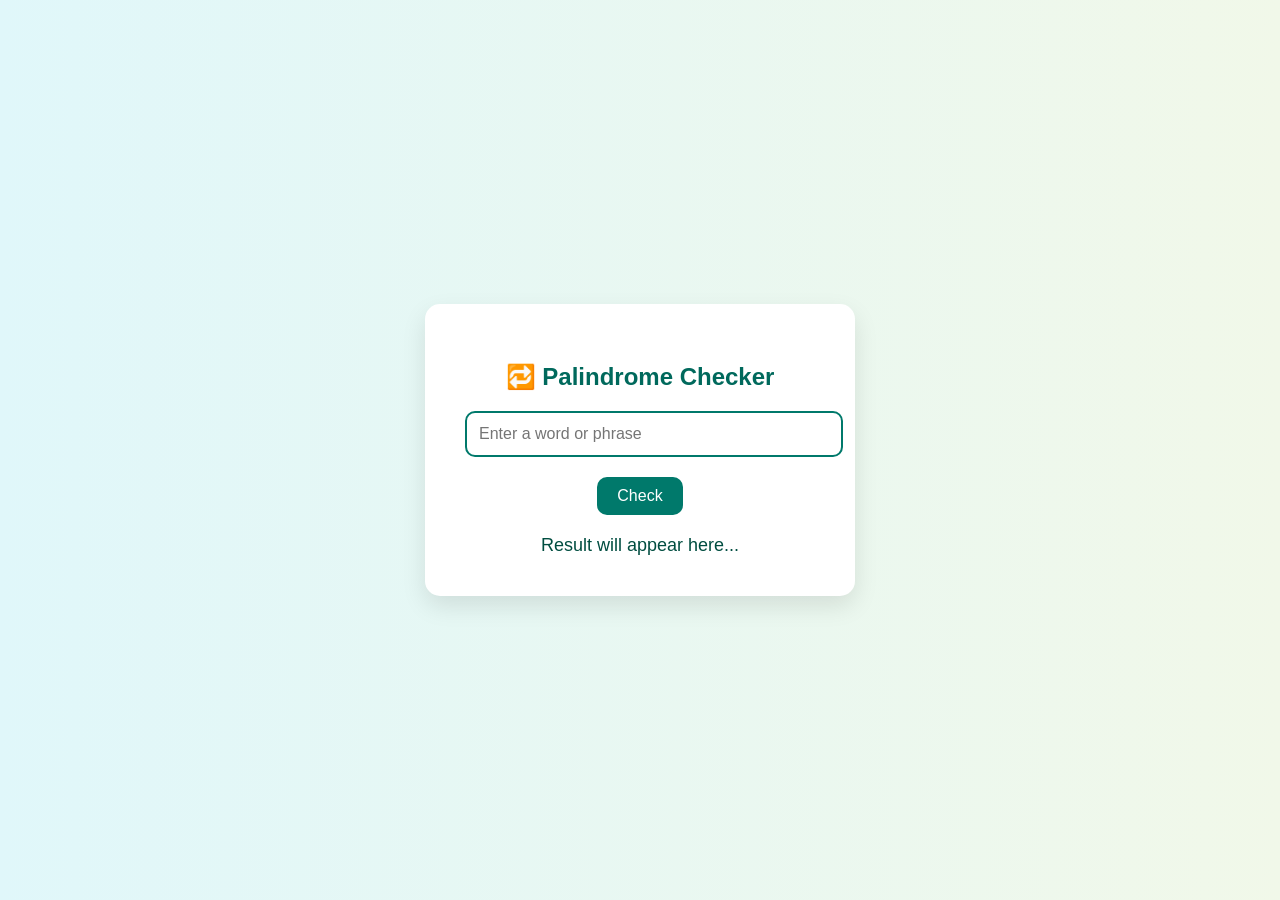
<file: Palindrome.html>
<!DOCTYPE html>
<html lang="en">
<head>
  <meta charset="UTF-8">
  <title>Palindrome Checker</title>
  <style>
    body {
      font-family: 'Segoe UI', sans-serif;
      background: linear-gradient(to right, #e0f7fa, #f1f8e9);
      display: flex;
      justify-content: center;
      align-items: center;
      height: 100vh;
      margin: 0;
    }

    .container {
      background: #fff;
      padding: 40px;
      border-radius: 15px;
      box-shadow: 0 10px 25px rgba(0, 0, 0, 0.1);
      text-align: center;
      width: 350px;
    }

    h2 {
      color: #00695c;
      margin-bottom: 20px;
    }

    input[type="text"] {
      width: 100%;
      padding: 12px;
      font-size: 16px;
      border: 2px solid #00796b;
      border-radius: 10px;
      margin-bottom: 20px;
    }

    button {
      padding: 10px 20px;
      font-size: 16px;
      background-color: #00796b;
      color: white;
      border: none;
      border-radius: 10px;
      cursor: pointer;
      transition: background 0.3s ease;
    }

    button:hover {
      background-color: #004d40;
    }

    .result {
      margin-top: 20px;
      font-size: 18px;
      color: #004d40;
    }
  </style>
</head>
<body>

  <div class="container">
    <h2>🔁 Palindrome Checker</h2>
    <input type="text" id="textInput" placeholder="Enter a word or phrase">
    <button onclick="checkPalindrome()">Check</button>
    <div class="result" id="output">Result will appear here...</div>
  </div>

  <script>
    function checkPalindrome() {
      const input = document.getElementById("textInput").value;
      const cleanInput = input.toLowerCase().replace(/[^a-z0-9]/gi, '');
      const reversed = cleanInput.split('').reverse().join('');
      const output = document.getElementById("output");

      if (cleanInput === "") {
        output.innerText = "❌ Please enter something!";
      } else if (cleanInput === reversed) {
        output.innerText = `✅ "${input}" is a Palindrome!`;
      } else {
        output.innerText = `❌ "${input}" is NOT a Palindrome.`;
      }
    }
  </script>

</body>
</html>
</file>
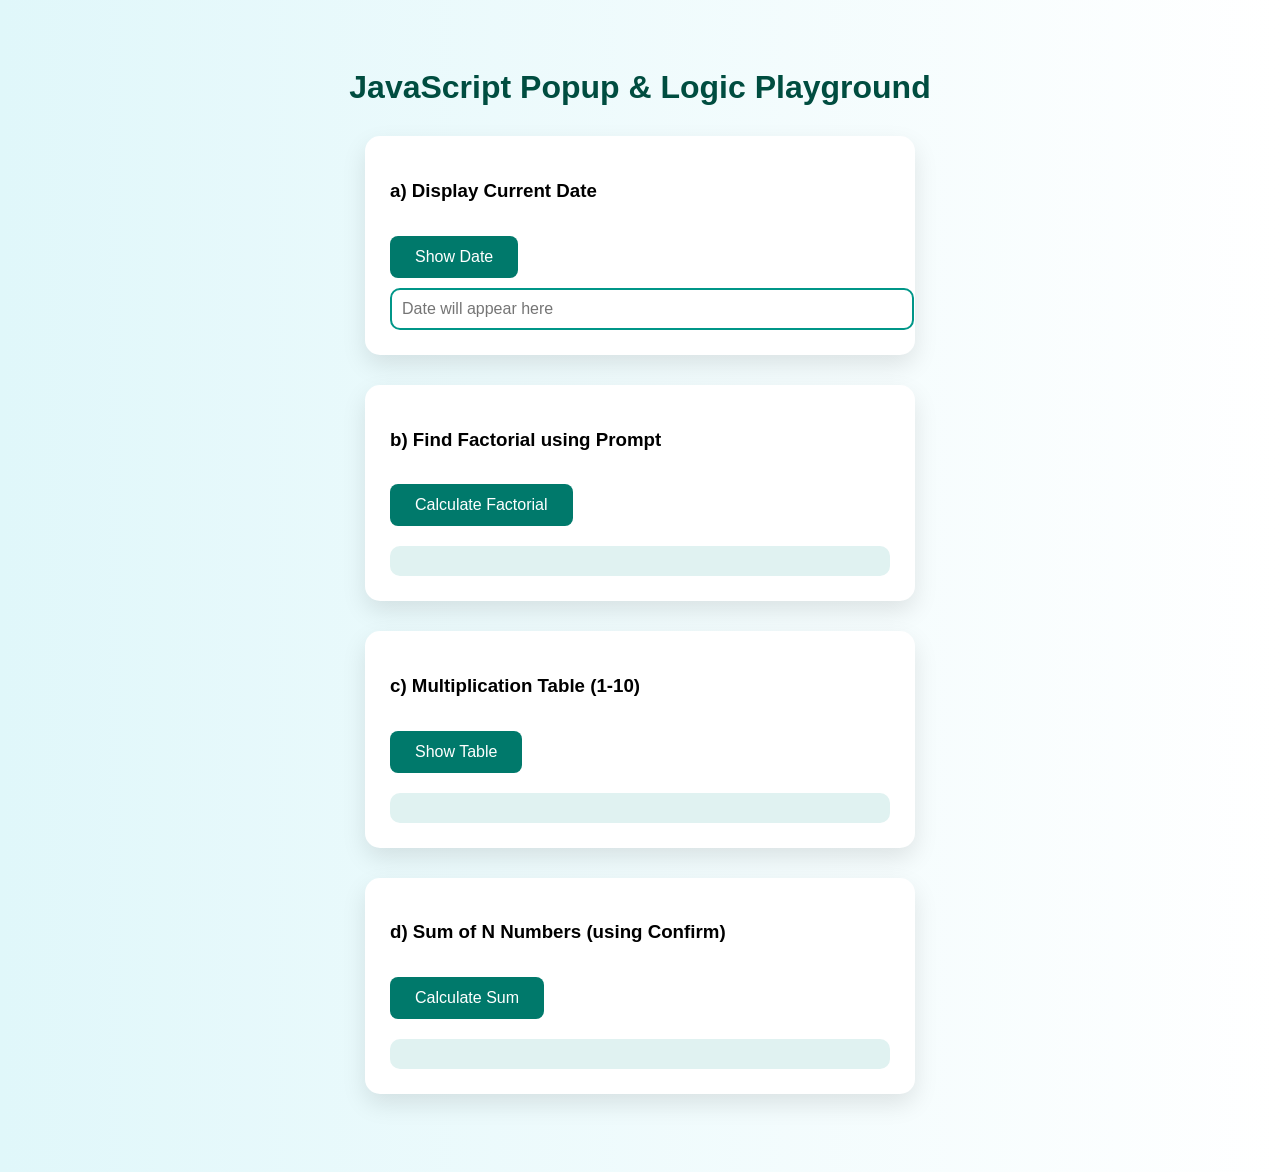
<file: pop.html>
<!DOCTYPE html>
<html lang="en">
<head>
  <meta charset="UTF-8">
  <title>JS Pop-up & Logic Demo</title>
  <style>
    body {
      font-family: 'Segoe UI', sans-serif;
      background: linear-gradient(to right, #e0f7fa, #ffffff);
      padding: 40px;
      display: flex;
      flex-direction: column;
      align-items: center;
    }

    h1 {
      color: #004d40;
      margin-bottom: 30px;
    }

    .card {
      background: #ffffff;
      padding: 25px;
      border-radius: 15px;
      box-shadow: 0 10px 25px rgba(0, 0, 0, 0.1);
      margin-bottom: 30px;
      width: 90%;
      max-width: 500px;
    }

    button {
      padding: 12px 25px;
      font-size: 16px;
      margin-top: 15px;
      background-color: #00796b;
      color: white;
      border: none;
      border-radius: 8px;
      cursor: pointer;
      transition: background 0.3s, transform 0.2s;
    }

    button:hover {
      background-color: #004d40;
      transform: scale(1.03);
    }

    input[type="text"] {
      padding: 10px;
      width: 100%;
      border: 2px solid #009688;
      border-radius: 10px;
      margin-top: 10px;
      font-size: 16px;
    }

    .output {
      background-color: #e0f2f1;
      margin-top: 20px;
      padding: 15px;
      border-radius: 10px;
      color: #004d40;
      font-size: 16px;
      white-space: pre-wrap;
    }
  </style>
</head>
<body>

  <h1>JavaScript Popup & Logic Playground</h1>

  <!-- a) Display Date -->
  <div class="card">
    <h3>a) Display Current Date</h3>
    <button onclick="displayDate()">Show Date</button>
    <input type="text" id="dateBox" placeholder="Date will appear here">
  </div>

  <!-- b) Factorial -->
  <div class="card">
    <h3>b) Find Factorial using Prompt</h3>
    <button onclick="factorial()">Calculate Factorial</button>
    <div class="output" id="factOutput"></div>
  </div>

  <!-- c) Multiplication Table -->
  <div class="card">
    <h3>c) Multiplication Table (1-10)</h3>
    <button onclick="multiplicationTable()">Show Table</button>
    <div class="output" id="tableOutput"></div>
  </div>

  <!-- d) Sum of N Numbers -->
  <div class="card">
    <h3>d) Sum of N Numbers (using Confirm)</h3>
    <button onclick="sumN()">Calculate Sum</button>
    <div class="output" id="sumOutput"></div>
  </div>

  <script>
    // a) Display Date
    function displayDate() {
      const today = new Date().toDateString();
      document.getElementById("dateBox").value = today;
    }

    // b) Factorial
    function factorial() {
      const n = parseInt(prompt("Enter a number to find its factorial:"));
      const output = document.getElementById("factOutput");

      if (isNaN(n) || n < 0) {
        output.innerText = "❌ Please enter a valid non-negative number.";
        return;
      }

      let result = 1;
      for (let i = 2; i <= n; i++) result *= i;

      alert(`Factorial of ${n} is ${result}`);
      output.innerText = `✅ Factorial of ${n} is: ${result}`;
    }

    // c) Multiplication Table
    function multiplicationTable() {
      const n = parseInt(prompt("Enter a number to generate its multiplication table:"));
      const output = document.getElementById("tableOutput");

      if (isNaN(n)) {
        output.innerText = "❌ Invalid input.";
        return;
      }

      let table = `📘 Multiplication Table of ${n}:\n`;
      for (let i = 1; i <= 10; i++) {
        table += `${n} × ${i} = ${n * i}\n`;
      }

      alert(table);
      output.innerText = table;
    }

    // d) Sum of N numbers
    function sumN() {
      let n = parseInt(prompt("How many numbers do you want to add?"));
      const output = document.getElementById("sumOutput");

      if (isNaN(n) || n <= 0) {
        output.innerText = "❌ Please enter a valid count.";
        return;
      }

      let sum = 0, count = 0;

      for (let i = 1; i <= n; i++) {
        let number = parseFloat(prompt(`Enter number ${i}:`));
        if (isNaN(number)) {
          alert("Invalid input. Stopping early.");
          break;
        }
        sum += number;
        count++;

        if (i < n && !confirm("Do you want to add another number?")) {
          break;
        }
      }

      alert(`You entered ${count} numbers.\nSum is: ${sum}`);
      output.innerText = `➕ Total numbers entered: ${count}\n🔢 Sum: ${sum}`;
    }
  </script>

</body>
</html>
</file>
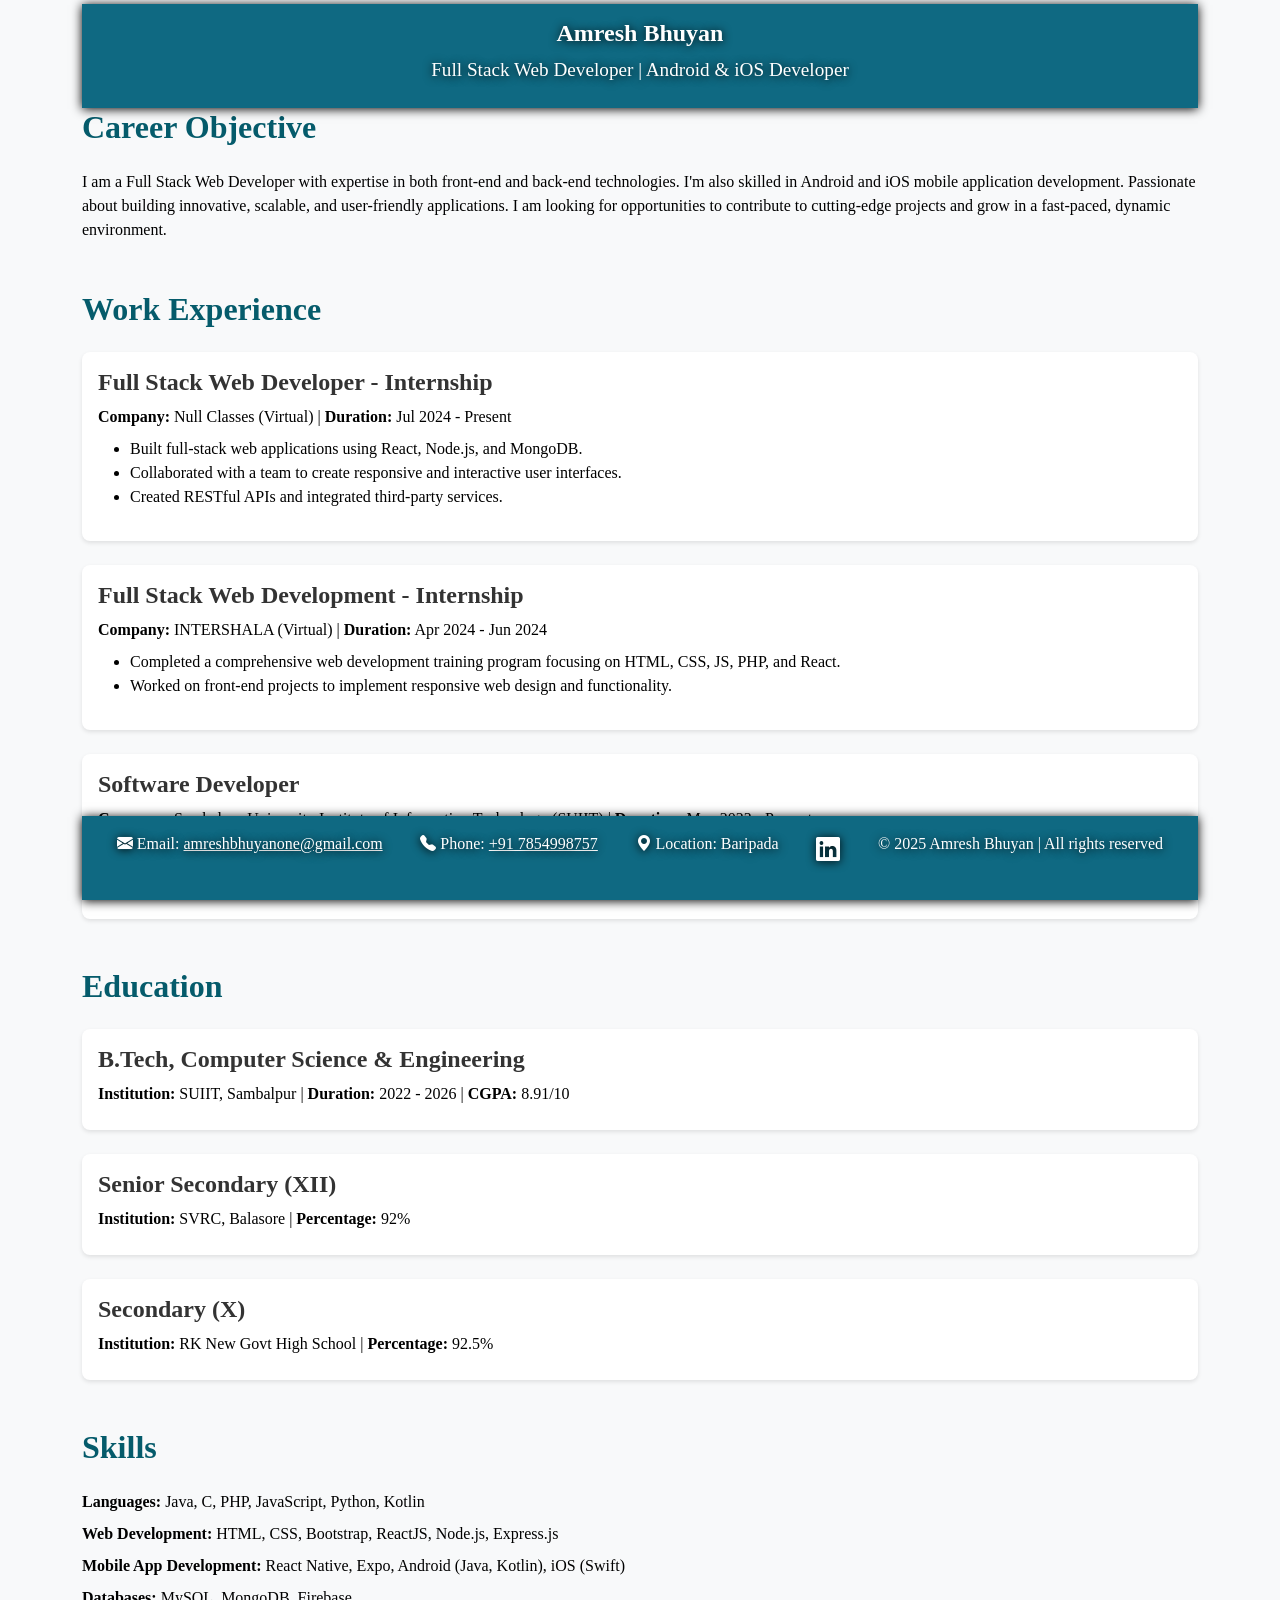
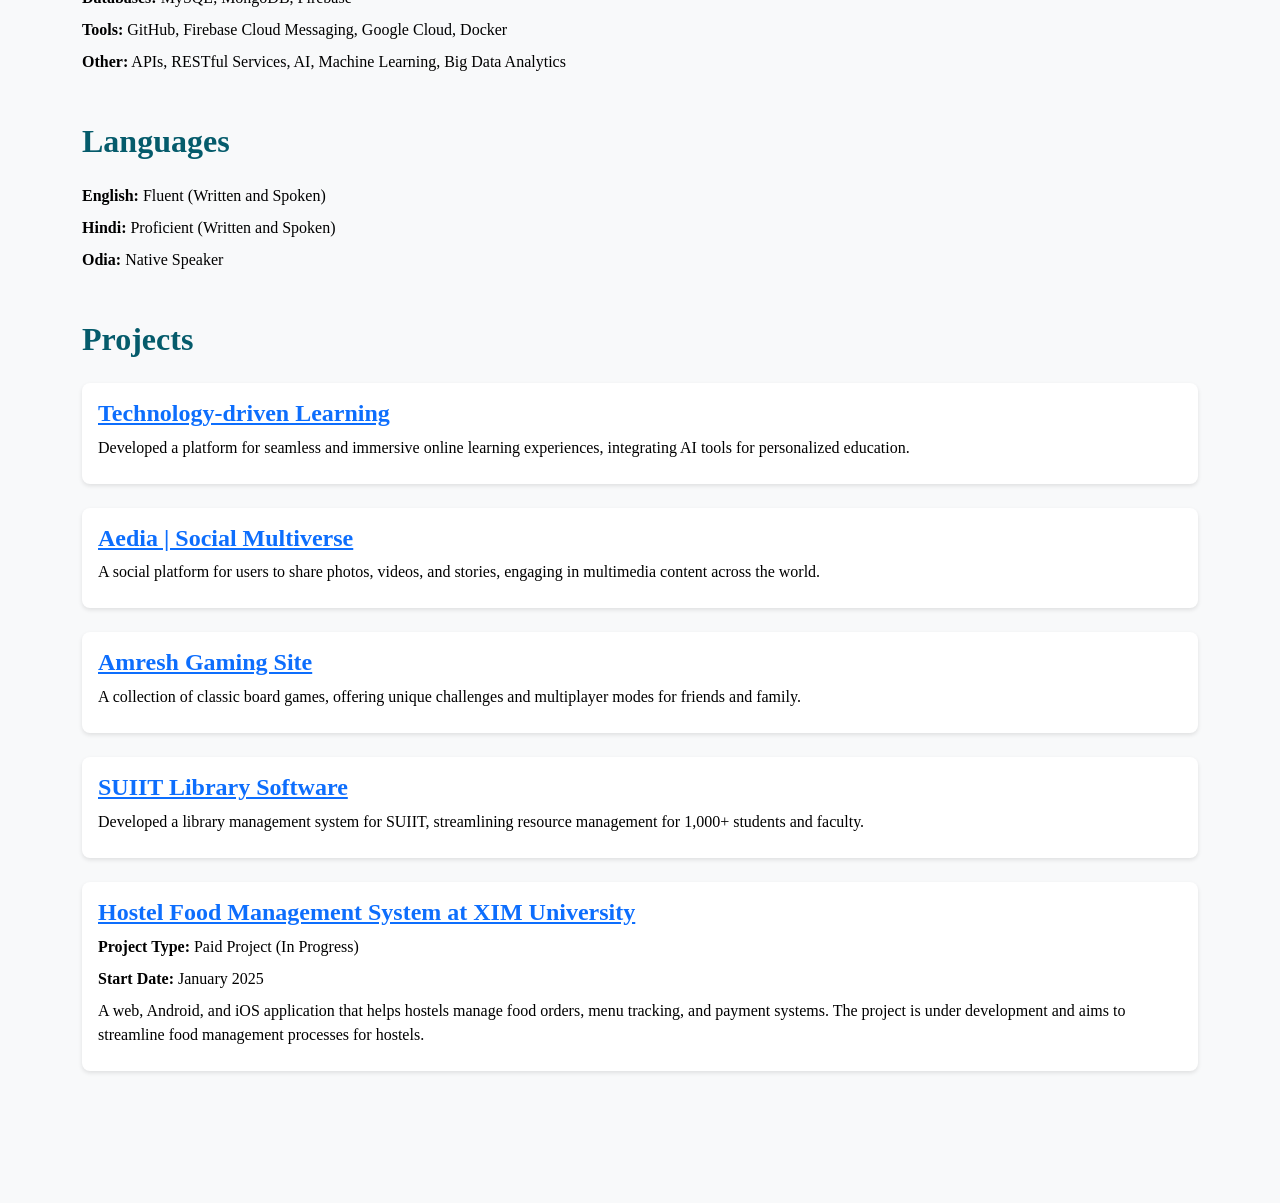
<file: resume.html>
<!DOCTYPE html>
<html lang="en">
<head>
    <meta charset="UTF-8">
    <meta name="viewport" content="width=device-width, initial-scale=1.0">
    <title>Amresh Bhuyan's Resume</title>
    <!-- Bootstrap CSS -->
    <link href="https://cdn.jsdelivr.net/npm/bootstrap@5.3.0-alpha1/dist/css/bootstrap.min.css" rel="stylesheet">
    <!-- Custom CSS (minimal overrides) -->
    <link
    rel="stylesheet"
    href="https://cdn.jsdelivr.net/npm/bootstrap@5.3.0/dist/css/bootstrap.min.css"
>
<link
    rel="stylesheet"
    href="https://cdn.jsdelivr.net/npm/bootstrap-icons/font/bootstrap-icons.css"
>
    <style>
        body {
            font-family: 'Georgia', serif;
            background-color: #f8f9fa;
            color: #000000;
        }
        .header {
            display: flex;
            justify-content: space-around;
            background-color: #0f6982;
            color: white;
            box-shadow: 0 1px 10px black;
            text-shadow: 0 1px 10px black;
            padding: 15px 0;
            position: sticky;
            top: 0;
            z-index: 1000;

        }
        .header h1 {
            font-size: 1.5rem;
            font-weight: bold;
        }
        .header p {
            font-size: 1.2rem;
            margin-bottom: 0.5rem;
        }
        .contact-info a {
            color: white;
            text-decoration: none;
        }
        .contact-info a:hover {
            text-decoration: underline;
        }
        h2 {
            color: #055b6b;
            margin-bottom: 1.5rem;
            font-weight: bold;
        }
        .job, .edu-item, .project {
            margin-bottom: 1.5rem;
            padding: 1rem;
            background-color: white;
            border-radius: 8px;
            box-shadow: 0 2px 4px rgba(0, 0, 0, 0.1);
        }
        .job h3, .edu-item h3, .project h3 {
            font-size: 1.5rem;
            font-weight: bold;
            color: #333;
        }
        .job p, .edu-item p, .project p {
            margin-bottom: 0.5rem;
        }
        .skills ul, .languages ul {
            list-style-type: none;
            padding-left: 0;
        }
        .skills li, .languages li {
            margin-bottom: 0.5rem;
        }
        footer {
            background-color: #066579;
            color: white;
            padding: 1rem;
            text-align: center;
            display: flex;
            justify-content: space-around;
            background-color: #0f6982;
            color: white;
            box-shadow: 0 1px 10px black;
            text-shadow: 0 1px 10px black;
            padding: 15px 0;
            position: sticky;
            bottom: 0;
            z-index: 1000;

        }
    </style>
</head>
<body>
    <div class="container ">
        <!-- Header Section -->
        <header class="header text-center mt-1">
            <div class="profile-info">
                <h1>Amresh Bhuyan</h1>
                <p>Full Stack Web Developer | Android & iOS Developer</p>
               
            </div>
        </header>

        <!-- Career Objective Section -->
        <section class="career-objective mb-5">
            <h2>Career Objective</h2>
            <p>I am a Full Stack Web Developer with expertise in both front-end and back-end technologies. I'm also skilled in Android and iOS mobile application development. Passionate about building innovative, scalable, and user-friendly applications. I am looking for opportunities to contribute to cutting-edge projects and grow in a fast-paced, dynamic environment.</p>
        </section>

        <!-- Work Experience Section -->
        <section class="work-experience mb-5">
            <h2>Work Experience</h2>
            <div class="job">
                <h3>Full Stack Web Developer - Internship</h3>
                <p><strong>Company:</strong> Null Classes (Virtual) | <strong>Duration:</strong> Jul 2024 - Present</p>
                <ul>
                    <li>Built full-stack web applications using React, Node.js, and MongoDB.</li>
                    <li>Collaborated with a team to create responsive and interactive user interfaces.</li>
                    <li>Created RESTful APIs and integrated third-party services.</li>
                </ul>
            </div>

            <div class="job">
                <h3>Full Stack Web Development - Internship</h3>
                <p><strong>Company:</strong> INTERSHALA (Virtual) | <strong>Duration:</strong> Apr 2024 - Jun 2024</p>
                <ul>
                    <li>Completed a comprehensive web development training program focusing on HTML, CSS, JS, PHP, and React.</li>
                    <li>Worked on front-end projects to implement responsive web design and functionality.</li>
                </ul>
            </div>

            <div class="job">
                <h3>Software Developer</h3>
                <p><strong>Company:</strong> Sambalpur University Institute of Information Technology (SUIIT) | <strong>Duration:</strong> May 2023 - Present</p>
                <ul>
                    <li>Developed a Library Management System, improving resource tracking and reducing manual tasks by 40%.</li>
                    <li>Led the design of the system’s user interface, improving usability and performance.</li>
                </ul>
            </div>
        </section>

        <!-- Education Section -->
        <section class="education mb-5">
            <h2>Education</h2>
            <div class="edu-item">
                <h3>B.Tech, Computer Science & Engineering</h3>
                <p><strong>Institution:</strong> SUIIT, Sambalpur | <strong>Duration:</strong> 2022 - 2026 | <strong>CGPA:</strong> 8.91/10</p>
            </div>

            <div class="edu-item">
                <h3>Senior Secondary (XII)</h3>
                <p><strong>Institution:</strong> SVRC, Balasore | <strong>Percentage:</strong> 92%</p>
            </div>

            <div class="edu-item">
                <h3>Secondary (X)</h3>
                <p><strong>Institution:</strong> RK New Govt High School | <strong>Percentage:</strong> 92.5%</p>
            </div>
        </section>

        <!-- Skills Section -->
        <section class="skills mb-5">
            <h2>Skills</h2>
            <ul>
                <li><strong>Languages:</strong> Java, C, PHP, JavaScript, Python, Kotlin</li>
                <li><strong>Web Development:</strong> HTML, CSS, Bootstrap, ReactJS, Node.js, Express.js</li>
                <li><strong>Mobile App Development:</strong> React Native, Expo, Android (Java, Kotlin), iOS (Swift)</li>
                <li><strong>Databases:</strong> MySQL, MongoDB, Firebase</li>
                <li><strong>Tools:</strong> GitHub, Firebase Cloud Messaging, Google Cloud, Docker</li>
                <li><strong>Other:</strong> APIs, RESTful Services, AI, Machine Learning, Big Data Analytics</li>
            </ul>
        </section>

        <!-- Languages Section -->
        <section class="languages mb-5">
            <h2>Languages</h2>
            <ul>
                <li><strong>English:</strong> Fluent (Written and Spoken)</li>
                <li><strong>Hindi:</strong> Proficient (Written and Spoken)</li>
                <li><strong>Odia:</strong> Native Speaker</li>
            </ul>
        </section>

        <!-- Projects Section -->
        <section class="projects mb-5">
            <h2>Projects</h2>
            <div class="project">
                <h3><a href="#">Technology-driven Learning</a></h3>
                <p>Developed a platform for seamless and immersive online learning experiences, integrating AI tools for personalized education.</p>
            </div>

            <div class="project">
                <h3><a href="#">Aedia | Social Multiverse</a></h3>
                <p>A social platform for users to share photos, videos, and stories, engaging in multimedia content across the world.</p>
            </div>

            <div class="project">
                <h3><a href="#">Amresh Gaming Site</a></h3>
                <p>A collection of classic board games, offering unique challenges and multiplayer modes for friends and family.</p>
            </div>

            <div class="project">
                <h3><a href="#">SUIIT Library Software</a></h3>
                <p>Developed a library management system for SUIIT, streamlining resource management for 1,000+ students and faculty.</p>
            </div>

            <div class="project">
                <h3><a href="#">Hostel Food Management System at XIM University</a></h3>
                <p><strong>Project Type:</strong> Paid Project (In Progress)</p>
                <p><strong>Start Date:</strong> January 2025</p>
                <p>A web, Android, and iOS application that helps hostels manage food orders, menu tracking, and payment systems. The project is under development and aims to streamline food management processes for hostels.</p>
            </div>
        </section>

        <!-- Footer Section -->
        <footer class="text-center p-3  text-white">
            <p>
                <i class="bi bi-envelope-fill"></i> Email: 
                <a href="mailto:amreshbhuyanone@gmail.com" class="text-white">amreshbhuyanone@gmail.com</a>
            </p>
            <p>
                <i class="bi bi-telephone-fill"></i> Phone: 
                <a href="tel:+917854998757" class="text-white">+91 7854998757</a>
            </p>
            <p>
                <i class="bi bi-geo-alt-fill"></i> Location: Baripada
            </p>
            <p>
                <a href="https://in.linkedin.com/in/amresh-bhuyan-aa0442298" target="_blank" class="text-white" >
                    <i class="bi bi-linkedin" style="font-size: 1.5rem;"></i>
                </a>
            </p>
            <p>&copy; 2025 Amresh Bhuyan | All rights reserved</p>
        </footer>
    
    </div>

    <!-- Bootstrap JS (Optional) -->
    <script src="https://cdn.jsdelivr.net/npm/bootstrap@5.3.0-alpha1/dist/js/bootstrap.bundle.min.js"></script>
</body>
</html>
</file>
